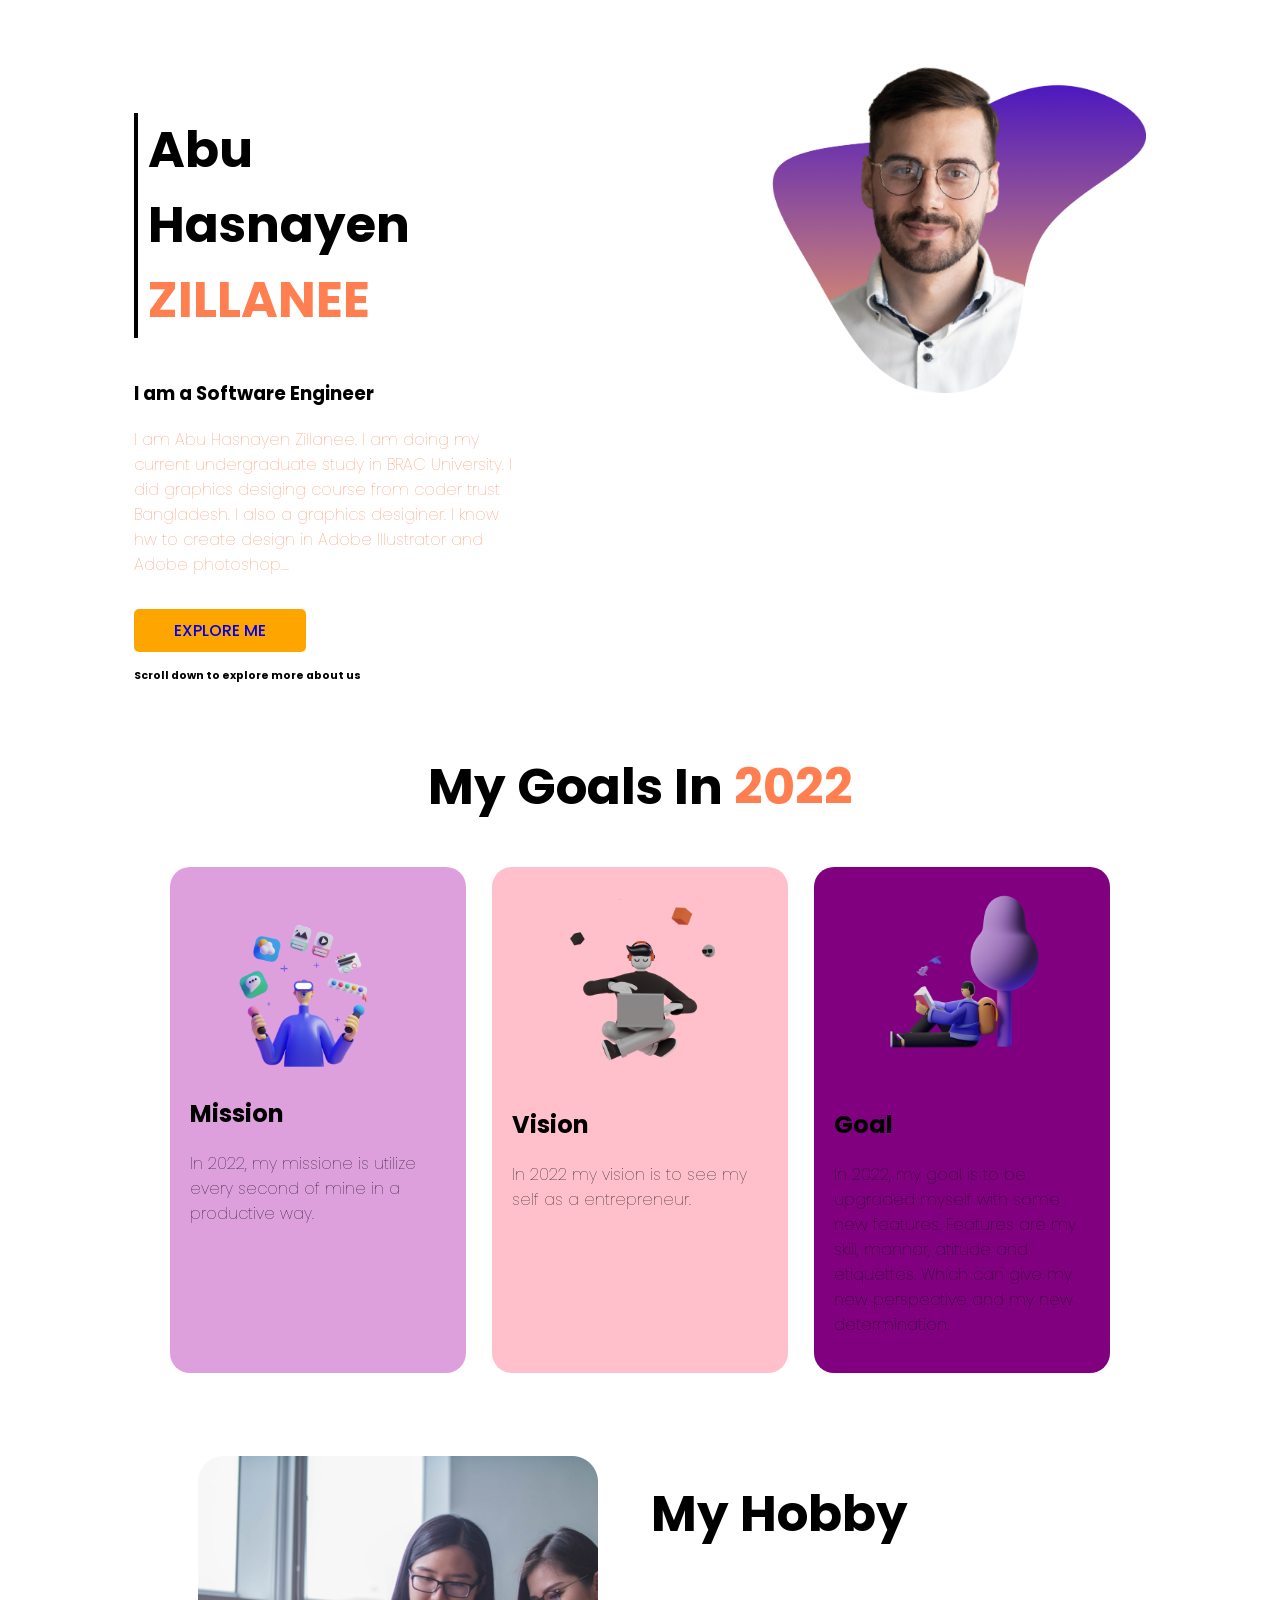
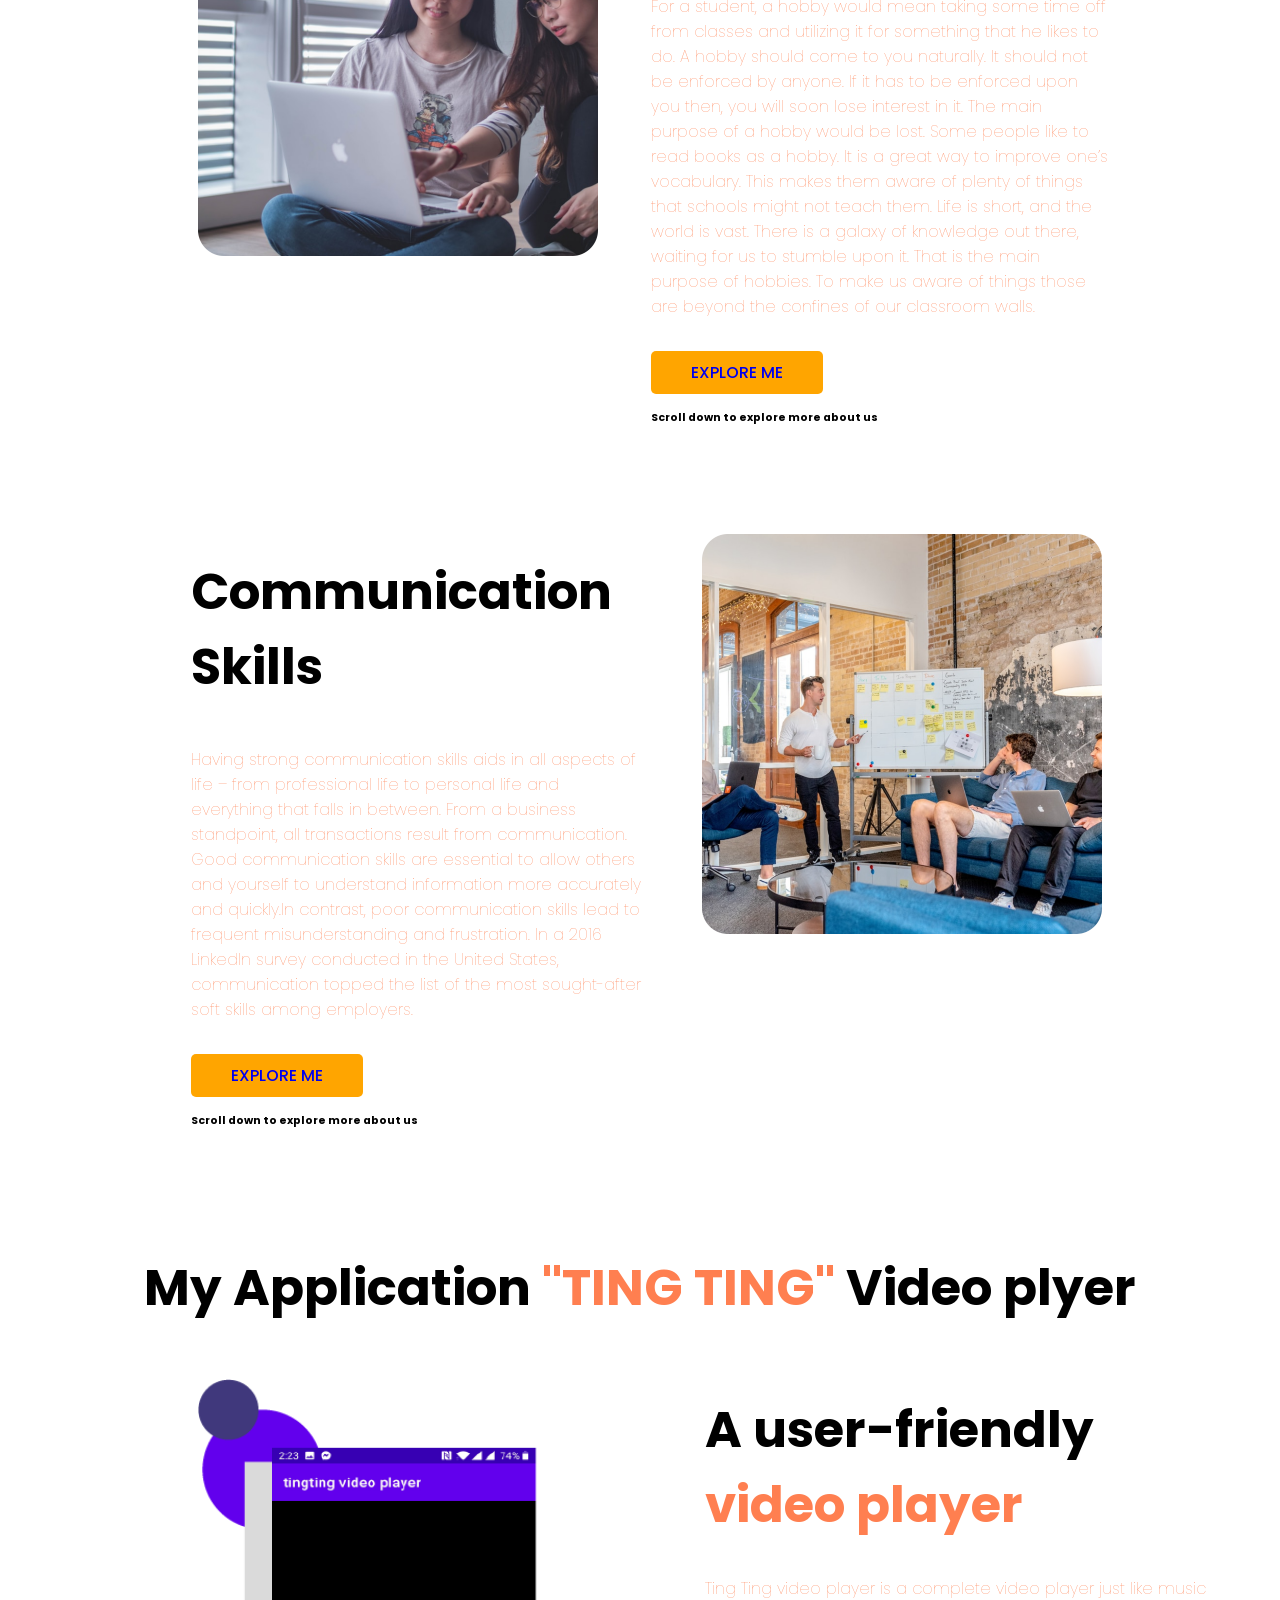
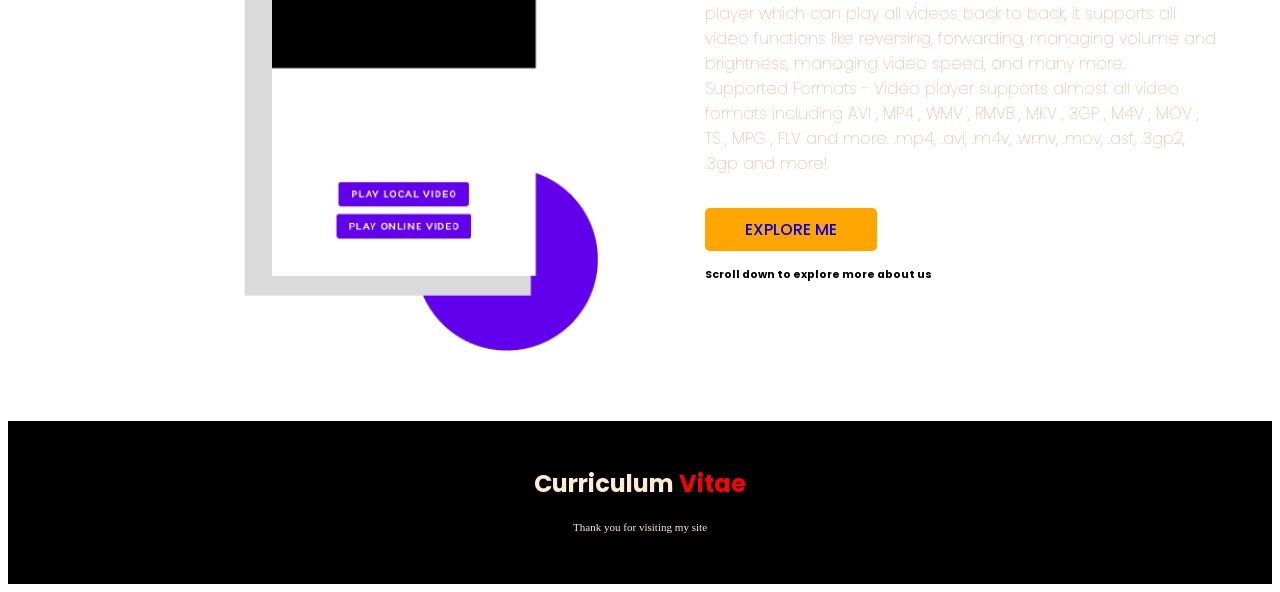
<file: index.html>
<!DOCTYPE html>
<html lang="en">

<head>
    <meta charset="UTF-8">
    <meta http-equiv="X-UA-Compatible" content="IE=edge">
    <meta name="viewport" content="width=device-width, initial-scale=1.0">
    <title>Document</title>
    <link rel="preconnect" href="https://fonts.googleapis.com">
    <link rel="preconnect" href="https://fonts.gstatic.com" crossorigin>
    <link href="https://fonts.googleapis.com/css2?family=Poppins:wght@600&display=swap" rel="stylesheet">
    <link rel="stylesheet" href="design.css">

</head>

<body>
    <section>
        <div class="prothom">
            <div class="title-container">
                <h1>Abu Hasnayen <br><span class="orange-color">ZILLANEE</span></h1>
            </div>
            <h3>I am a Software Engineer</h3>
            <p>I am Abu Hasnayen Zillanee. I am doing my current undergraduate study in BRAC University. I did graphics
                desiging course from coder trust Bangladesh. I also a graphics desiginer. I know hw to create design in
                Adobe Illustrator and Adobe photoshop....</p>
            <br><a class="link-button" target="_blank"
                href="https://www.linkedin.com/in/abu-hasnayen-zillanee-7543a11a5/">EXPLORE ME</a>
            <h6>Scroll down to explore more about us</h6>
        </div>
        <div class="prothom">
            <img src="images/person/person-5.png" alt="">
        </div>
    </section>
    <section>
        <div class="section2-container">
            <h1>My Goals In <span class="orange-color">2022</span></h1>
            <div class="card-container">
                <div class="mission-container">
                    <div class="card-image-container">
                        <img src="images/illustrators/illustrator-1.png" alt="">
                    </div>

                    <h2>Mission</h2>
                    <p>In 2022, my missione is utilize every second of mine in a productive way.</p>
                </div>
                <div class="vision-container">
                    <div class="card-image-container">
                        <img src="images/illustrators/illustrator-2.png" alt="">
                    </div>

                    <h2>Vision</h2>
                    <p>In 2022 my vision is to see my self as a entrepreneur.</p>
                </div>
                <div class="goal-container">
                    <div class="card-image-container">
                        <img src="images/illustrators/illustrator-3.png" alt="">
                    </div>

                    <h2>Goal</h2>
                    <p>In 2022, my goal is to be upgraded myself with some new features. Features are my skill, mannar,
                        atitude and etiquettes. Which can give my new perspective and my new determination. </p>
                </div>
            </div>
        </div>
    </section>
    <section>
        <div class="section3-container">
            <div class="ditio">
                <img src="images/pictures/coding.png" alt="">
            </div>
            <div class="segment3-1-1">
                <h1>My Hobby</h1>

                <p>For a student, a hobby would mean taking some time off from classes and utilizing it for something
                    that he likes to do. A hobby should come to you naturally. It should not be enforced by anyone. If
                    it has to be enforced upon you then, you will soon lose interest in it. The main purpose of a hobby
                    would be lost. Some people like to read books as a hobby. It is a great way to improve one’s
                    vocabulary. This makes them aware of plenty of things that schools might not teach them. Life is
                    short, and the world is vast. There is a galaxy of knowledge out there, waiting for us to stumble
                    upon it. That is the main purpose of hobbies. To make us aware of things those are beyond the
                    confines of our classroom walls.</p>
                <br><a class="link-button" target="_blank"
                    href="https://www.linkedin.com/in/abu-hasnayen-zillanee-7543a11a5/">EXPLORE ME</a>
                <h6>Scroll down to explore more about us</h6>
            </div>
        </div>

        </div>
    </section>
    <section>
        <div class="section4-container">

            <div class="segment4-1-1">
                <h1>Communication Skills</h1>

                <p>Having strong communication skills aids in all aspects of life – from professional life to personal
                    life and everything that falls in between. From a business standpoint, all transactions result from
                    communication. Good communication skills are essential to allow others and yourself to understand
                    information more accurately and quickly.In contrast, poor communication skills lead to frequent
                    misunderstanding and frustration. In a 2016 LinkedIn survey conducted in the United States,
                    communication topped the list of the most sought-after soft skills among employers.</p>
                <br><a class="link-button" target="_blank"
                    href="https://www.linkedin.com/in/abu-hasnayen-zillanee-7543a11a5/">EXPLORE ME</a>
                <h6>Scroll down to explore more about us</h6>
            </div>
            <div class="tritio">
                <img src="images/pictures/project.png" alt="">
            </div>
        </div>

        </div>
    </section>
    <div class="heading">
        <h1>My Application <span class="orange-color">"TING TING"</span> Video plyer</h1>
    </div>
    <div class="section5-container">
        <div class="fourth">
            <img src="images/pictures/tingting.png" alt="">
        </div>
        <div class="segment5-1-1">
            <h1>A user-friendly <br><span class="orange-color">video player</span></h1>

            <p>Ting Ting video player is a complete video player just like music player which can play all videos back
                to back, it supports all video functions like reversing, forwarding, managing volume and brightness,
                managing video speed, and many more. <br>Supported Formats - Video player supports almost all video
                formats including AVI , MP4 , WMV , RMVB , MKV , 3GP , M4V , MOV , TS , MPG , FLV and more. .mp4, .avi,
                .m4v, .wmv, .mov, .asf, .3gp2, .3gp and more!</p>
            <br><a class="link-button" target="_blank"
                href="https://www.linkedin.com/in/abu-hasnayen-zillanee-7543a11a5/">EXPLORE ME</a>
            <h6>Scroll down to explore more about us</h6>
        </div>
    </div>

    </div>
    <footer class="footer">
        <div class="end">
            <h2>Curriculum <span class="red-color">Vitae</span></h2>
            <small>
                <h5>Thank you for visiting my site</h5>
            </small>

        </div>
    </footer>


</body>

</html>
</file>
<file: design.css>
body{
    font-family: 'Poppins', sans-serif;
}
h1{
    font-size: 50px;
     
    
}
.title-container {
    border-left: 4px solid black ;
    padding-left: 10px;
}
.orange-color{
    color: coral;
}
section{
    display: flex;
}
.prothom{
    width: 50%;
    padding-left: 10%;
    padding-right: 10%;
    padding-top: 5%;
}

.prothom img{
    width: 100%;
    margin-top: -50px;
    
}
.link-button{
    text-decoration: none;
    background: orange ;
    padding:10px 40px;
    border-radius: 5px; 
    font-weight: 500;
    transition: 1s;
}
.link-button:hover {
    background: yellow;
}
.link-button:active {
    background-color: coral;
}
p{  
    color: coral;
    font-weight: 50;
}
.section2-container {
    display: flex;
    flex-direction: column;
    align-items: center;
    width: 100%;

}
.card-container {
    display: flex;
    flex-direction: row;
    justify-content: center;
   
}
.vision-container {
    background: pink;
    
}
.mission-container {
    background: plum;
    
}
.goal-container {
    background: purple;
    
}
.card-container > :not(:first-child) {
    margin-left: 2vw;
}
.card-container > * {
    width: 20vw;
    padding: 20px;
    border-radius: 20px;
    
}
.card-container img {
    width: 200px;
    
}
.card-container p {
    color: black;
}
.card-image-container {
    display: flex;
    flex-direction: row;
    justify-content: center;
}
.section3-container {
    padding-left: 15%;
    display: flex;
    flex-direction: row;
    margin-top: 5%;

}
.ditio img{
    width: 400px;
    padding-top: 20px;
}
.segment3-1-1 {
   padding-left: 5%;  
   padding-right: 15%;
}
.section4-container {
    padding-left: 5%;
    display: flex;
    flex-direction: row;
    margin-top: 5%;
}
.tritio img{
    width: 400px;
    padding-top: 20px;
    padding-right: 0%;
    margin-right: 170px;
    
}
.segment4-1-1 {
   padding-left: 10%;
   padding-right: 25%;  
   padding-inline-end: 5%;
  
}

.red-color{
    color: red;
}
h5{
    font-family: cursive;
    font-weight: 20;
   
}
footer{
    display: flex;
    flex-direction: row;
    justify-content: center;
    background-color: black;
    box-sizing: border-box;
    widows: 100%;
    padding-top: 2%;
    margin-top: 5%;
}
.end {
    color: blanchedalmond;
    margin-bottom: 2rem;
    text-align: center;
}
.section5-container {
    padding-left: 15%;
    display: flex;
    flex-direction: row;
    
}
.fourth img{
    width: 400px;
    padding-top: 20px;
    padding-right: 10%;
    
    
}
.segment5-1-1 {
   padding-left: 10%;
   padding-right: 10%;  
   padding-inline-end: 5%;
  
}
.heading {
    display: flex;
    flex-direction: column;
    align-items: center;
    width: 100%;
    margin-top: 5%;
}
</file>
